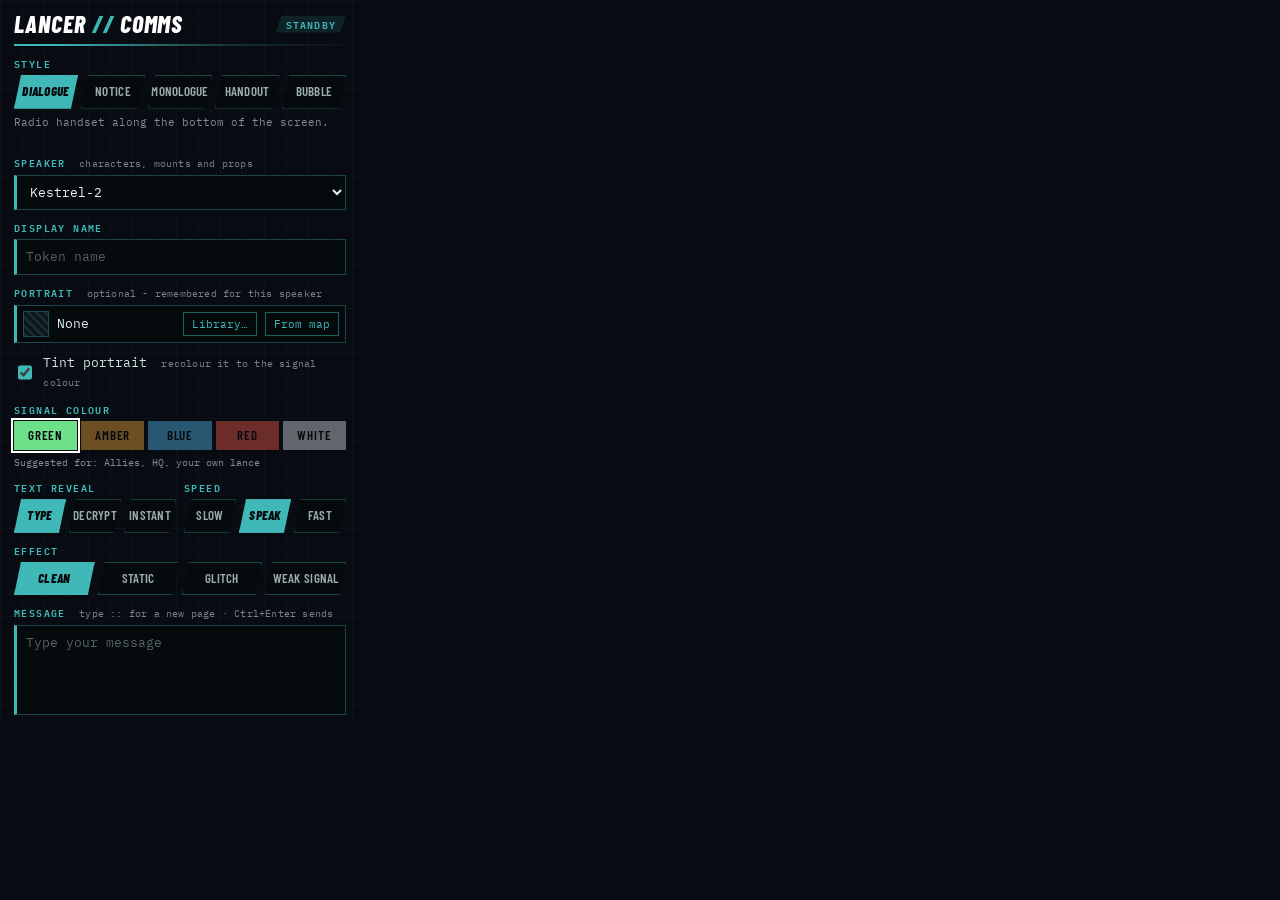
<file: index.html>
<!DOCTYPE html>
<html lang="en">
  <head>
    <meta charset="UTF-8" />
    <meta name="viewport" content="width=device-width, initial-scale=1.0" />
    <title>Lancer Comms</title>
    <script type="module" crossorigin src="./assets/panel-DR_zdQdX.js"></script>
    <link rel="modulepreload" crossorigin href="./assets/protocol-BDoZm40y.js">
    <link rel="modulepreload" crossorigin href="./assets/base-Bjovz4Wc.js">
    <link rel="stylesheet" crossorigin href="./assets/base-C9ZC9M7D.css">
    <link rel="stylesheet" crossorigin href="./assets/panel-DmM2uQ-8.css">
  </head>
  <body>
    <div id="app"></div>
  </body>
</html>
</file>
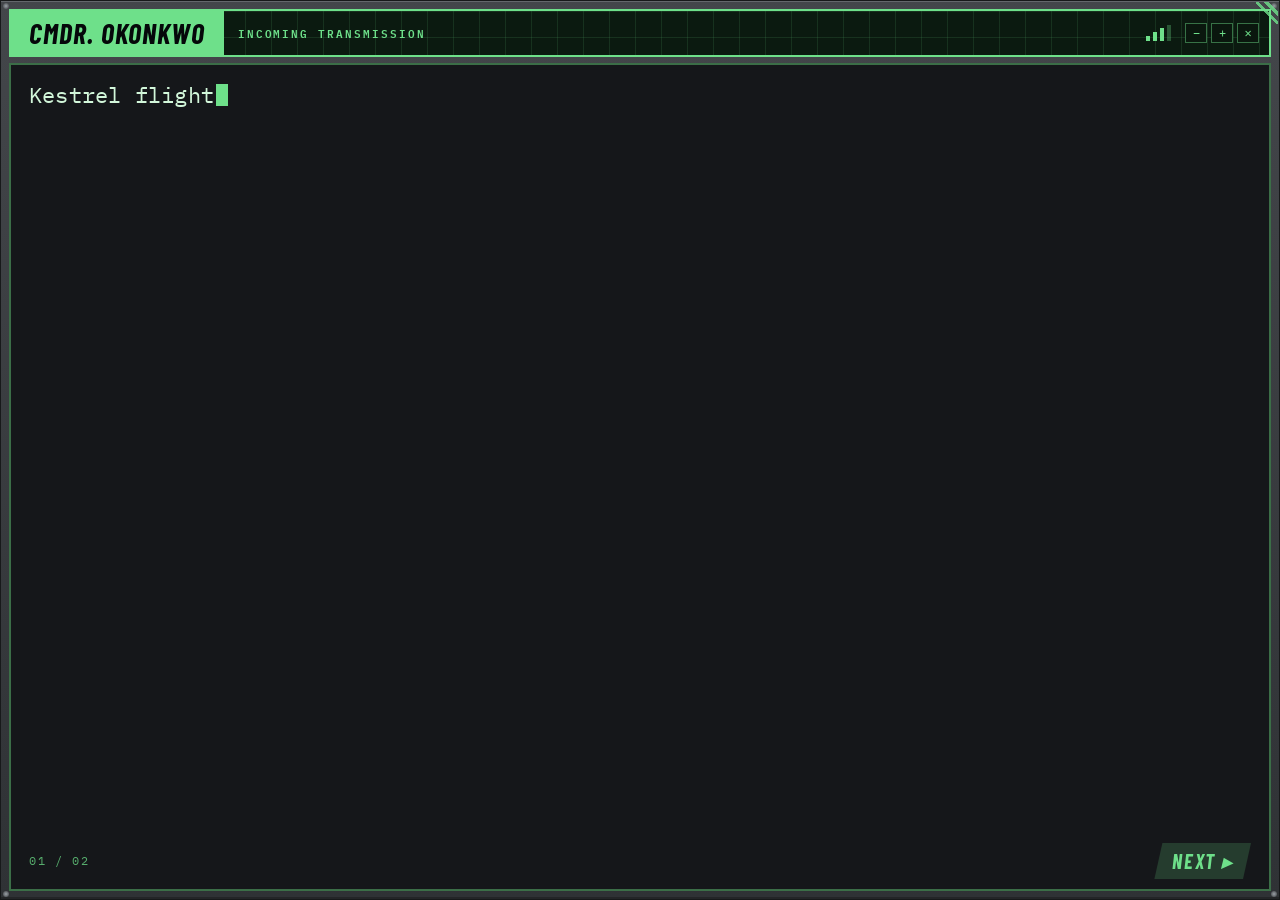
<file: viewer.html>
<!DOCTYPE html>
<html lang="en">
  <head>
    <meta charset="UTF-8" />
    <meta name="viewport" content="width=device-width, initial-scale=1.0" />
    <title>Lancer Comms</title>
    <script type="module" crossorigin src="./assets/viewer-BTK8jLds.js"></script>
    <link rel="modulepreload" crossorigin href="./assets/protocol-BDoZm40y.js">
    <link rel="modulepreload" crossorigin href="./assets/base-Bjovz4Wc.js">
    <link rel="stylesheet" crossorigin href="./assets/base-C9ZC9M7D.css">
    <link rel="stylesheet" crossorigin href="./assets/viewer-B_dc4VLg.css">
  </head>
  <body>
    <div id="app"></div>
  </body>
</html>
</file>
<file: assets/base-C9ZC9M7D.css>
@font-face{font-family:IBM Plex Mono;font-style:normal;font-display:swap;font-weight:400;src:url(./ibm-plex-mono-latin-400-normal-DMJ8VG8y.woff2) format("woff2"),url(./ibm-plex-mono-latin-400-normal-CvHOgSBP.woff) format("woff")}@font-face{font-family:IBM Plex Mono;font-style:italic;font-display:swap;font-weight:400;src:url(./ibm-plex-mono-latin-400-italic-BqAiT5Ww.woff2) format("woff2"),url(./ibm-plex-mono-latin-400-italic-66oory27.woff) format("woff")}@font-face{font-family:IBM Plex Mono;font-style:normal;font-display:swap;font-weight:600;src:url(./ibm-plex-mono-latin-600-normal-BgSNZQsw.woff2) format("woff2"),url(./ibm-plex-mono-latin-600-normal-DWFSQ4vo.woff) format("woff")}@font-face{font-family:Barlow Condensed;font-style:normal;font-display:swap;font-weight:600;src:url(./barlow-condensed-latin-600-normal-DepVgxBB.woff2) format("woff2"),url(./barlow-condensed-latin-600-normal-BFJEwTuo.woff) format("woff")}@font-face{font-family:Barlow Condensed;font-style:italic;font-display:swap;font-weight:700;src:url(./barlow-condensed-latin-700-italic-DjyOzRJ7.woff2) format("woff2"),url(./barlow-condensed-latin-700-italic-B90Hg2GM.woff) format("woff")}@font-face{font-family:Barlow Condensed;font-style:italic;font-display:swap;font-weight:800;src:url(./barlow-condensed-latin-800-italic-Cnej2eWp.woff2) format("woff2"),url(./barlow-condensed-latin-800-italic-B5BpsPSY.woff) format("woff")}:root{--mono: "IBM Plex Mono", ui-monospace, "SFMono-Regular", Menlo, Consolas, monospace;--display: "Barlow Condensed", "Arial Narrow", "Helvetica Neue", Arial, sans-serif;--accent: #40b8b8;--bg: #070d0e;--text: #cfe3e3;--ink: #05080a}*{box-sizing:border-box}html,body,#app{height:100%}body{margin:0;font-family:var(--mono);font-size:13px;line-height:1.5;color:var(--text);-webkit-font-smoothing:antialiased;overflow:hidden}button{font:inherit;color:inherit;cursor:pointer}:focus-visible{outline:2px solid var(--accent);outline-offset:2px}@media (prefers-reduced-motion: reduce){*{animation:none!important;transition:none!important}}
</file>
<file: assets/panel-DmM2uQ-8.css>
:root{color-scheme:dark}body{background:#080c12}:root.standalone body{max-width:360px;height:720px}.panel{display:flex;flex-direction:column;gap:10px;height:100%;padding:12px 14px 14px;background:linear-gradient(rgba(64,184,184,.035) 1px,transparent 1px) 0 0 / 22px 22px,linear-gradient(90deg,rgba(64,184,184,.035) 1px,transparent 1px) 0 0 / 22px 22px;overflow-y:auto;scrollbar-width:thin}header{display:flex;align-items:center;justify-content:space-between;padding-bottom:8px;border-bottom:2px solid transparent;border-image:linear-gradient(90deg,var(--accent) 40px,rgba(64,184,184,.2) 65%,transparent) 1}h1{margin:0;font-family:var(--display);font-style:italic;font-weight:800;font-size:24px;line-height:1;letter-spacing:.04em;text-transform:uppercase;color:#fff}h1 span{color:var(--accent)}.status{padding:1px 10px;font-size:10px;font-weight:600;letter-spacing:.12em;text-transform:uppercase;color:var(--accent);background:#40b8b81f;clip-path:polygon(6px 0,100% 0,calc(100% - 6px) 100%,0 100%)}.status.bad{color:#ff5a4f;background:#ff5a4f24}.status.pulse{animation:pulse .9s ease-out}@keyframes pulse{0%{filter:brightness(2.2)}}.field{display:flex;flex-direction:column;gap:4px;min-width:0}.field.grow{flex:1;min-height:110px}.label{font-size:10px;font-weight:600;letter-spacing:.14em;text-transform:uppercase;color:var(--accent)}.label small,.check small{margin-left:6px;font-size:10px;font-weight:400;letter-spacing:.02em;text-transform:none;color:#cfe3e38c}.hint{margin:2px 0 0;font-size:11px;line-height:1.4;color:#cfe3e399;min-height:2.8em}select,input[type=text],input[type=number],textarea{width:100%;padding:7px 9px;border:1px solid rgba(64,184,184,.35);border-left:3px solid var(--accent);border-radius:0;background:#050a0d;color:#e6f2f2;font:inherit}select:hover,input:hover,textarea:hover{border-color:#40b8b8b3;border-left-color:var(--accent)}textarea{flex:1;resize:none;line-height:1.5}::placeholder{color:#cfe3e366}input:disabled{opacity:.6;cursor:not-allowed}#token.changed{animation:changed 1.6s ease-out 2}@keyframes changed{0%,60%{border-color:#ff3b3b;box-shadow:0 0 0 2px #ff3b3b59}}.segmented{display:flex;gap:3px}.segmented button{flex:1;padding:6px 2px;border:1px solid rgba(64,184,184,.35);background:#050a0d;color:#cfe3e3bf;font-family:var(--display);font-weight:600;font-size:15px;letter-spacing:.06em;text-transform:uppercase;clip-path:polygon(7px 0,100% 0,calc(100% - 7px) 100%,0 100%)}.segmented button:hover{color:#fff;background:#40b8b824}.segmented button[aria-checked=true]{background:var(--accent);border-color:var(--accent);color:var(--ink);font-style:italic;font-weight:800}.segmented .whisper[aria-checked=true]{background:#6fb7ff;border-color:#6fb7ff}.segmented .yell[aria-checked=true]{background:#ff5a4f;border-color:#ff5a4f}.ranges{display:grid;grid-template-columns:repeat(3,1fr);gap:6px}.range span{display:block;font-size:10px;letter-spacing:.1em;text-transform:uppercase}.range.whisper span{color:#6fb7ff}.range.talk span{color:#fff}.range.yell span{color:#ff5a4f}.check{display:flex;align-items:center;gap:8px;margin-top:6px;cursor:pointer}.check input{width:15px;height:15px;accent-color:var(--accent)}footer{display:flex;align-items:center;justify-content:flex-end;gap:10px}.send{padding:6px 26px 7px;border:0;background:var(--accent);color:var(--ink);font-family:var(--display);font-style:italic;font-weight:800;font-size:20px;letter-spacing:.08em;text-transform:uppercase;clip-path:polygon(10px 0,100% 0,calc(100% - 10px) 100%,0 100%)}.send:hover{filter:brightness(1.2)}.ghost{margin-right:auto;padding:4px 0;border:0;background:none;font-size:11px;color:#cfe3e3a6;text-decoration:underline;text-underline-offset:3px}.ghost:hover{color:#fff}[hidden]{display:none!important}.row{display:grid;grid-template-columns:1fr 1fr;gap:8px}.row>.field[hidden]+.field,.row:has(>.field[hidden]){grid-template-columns:1fr}.hint.small{min-height:0;font-size:10px}.styles button,.segmented[data-seg] button{font-size:13px;letter-spacing:.02em}.swatches{display:grid;grid-template-columns:repeat(5,1fr);gap:4px}.swatches button{padding:5px 0;border:0;background:var(--sw);color:var(--ink);font-family:var(--display);font-weight:700;font-size:13px;letter-spacing:.06em;text-transform:uppercase;opacity:.4}.swatches button:hover{opacity:.75}.swatches button[aria-checked=true]{opacity:1;outline:2px solid #fff;outline-offset:1px}.picker{display:flex;align-items:center;gap:8px;padding:5px 6px;border:1px solid rgba(64,184,184,.35);border-left:3px solid var(--accent);background:#050a0d;min-width:0}.pick-thumb{flex:none;width:26px;height:26px;background:#0d1418 center / cover no-repeat;border:1px solid rgba(64,184,184,.35)}.pick-thumb.empty{background-image:repeating-linear-gradient(45deg,rgba(64,184,184,.15) 0 3px,transparent 3px 6px)!important}.pick-name{flex:1;min-width:0;overflow:hidden;white-space:nowrap;text-overflow:ellipsis;color:#e6f2f2}.mini{flex:none;padding:3px 8px;border:1px solid rgba(64,184,184,.5);background:transparent;color:var(--accent);font-size:11px}.mini:hover{background:var(--accent);color:var(--ink)}.mini.x{padding:3px 6px}.thumbs{display:flex;flex-wrap:wrap;gap:4px}.thumbs:empty{display:none}.thumbs span{width:40px;height:52px;background:#0d1418 center / contain no-repeat;border:1px solid rgba(64,184,184,.35)}.mine{display:flex;flex-direction:column;gap:2px;padding-top:8px;border-top:1px dashed rgba(64,184,184,.3)}.mine .check{margin-top:2px}
</file>
<file: assets/viewer-B_dc4VLg.css>
html,body{background:transparent}:root.standalone body{background:#2b3340 url("data:image/svg+xml,%3Csvg xmlns='http://www.w3.org/2000/svg' width='60' height='52'%3E%3Cpath d='M15 0h30l15 26-15 26H15L0 26z' fill='none' stroke='%23ffffff18'/%3E%3C/svg%3E")}.frame{--a: #6ee08a;--scr: #0b1a10;--tx: #d2f7da;--line: color-mix(in srgb, var(--a) 45%, transparent);position:absolute;top:0;right:0;bottom:0;left:0;container-type:size;color:var(--tx);opacity:0}.frame.in{opacity:1;animation:frame-in .2s ease-out}@keyframes frame-in{0%{opacity:0;transform:translateY(8px)}}[hidden]{display:none!important}.name{overflow:hidden;text-overflow:ellipsis;white-space:nowrap}.text{position:relative;overflow-y:auto;cursor:pointer;line-height:1.55;letter-spacing:.01em;scrollbar-width:thin;scrollbar-color:color-mix(in srgb,var(--a) 50%,transparent) transparent}.text:focus-visible{outline:none}.text b{font-weight:600;color:var(--a)}.cur{display:inline-block;width:.55em;height:1em;margin-left:2px;vertical-align:-.15em;background:var(--a)}.scr{color:var(--a);opacity:.9}.foot{display:flex;align-items:center;gap:12px;font-size:12px;letter-spacing:.14em;text-transform:uppercase;color:color-mix(in srgb,var(--a) 75%,transparent)}.foot .page{margin-right:auto}.queued{padding:1px 8px;border:1px solid var(--line);color:var(--a);font-size:10px;font-weight:600}.next{flex:none;padding:3px 18px;border:0;background:color-mix(in srgb,var(--a) 18%,transparent);color:var(--a);font-family:var(--display);font-style:italic;font-weight:700;font-size:clamp(15px,1.6cqw,20px);letter-spacing:.08em;text-transform:uppercase;clip-path:polygon(8px 0,100% 0,calc(100% - 8px) 100%,0 100%)}.next:hover,.frame:not(.typing) .next.more{background:var(--a);color:var(--ink)}.tools{display:flex;gap:4px}.tool{width:22px;height:20px;padding:0;border:1px solid var(--line);background:color-mix(in srgb,var(--scr) 90%,#000);color:var(--a);font-size:12px;line-height:1}.tool:hover{background:var(--a);color:var(--ink)}.grip{position:absolute;z-index:8;width:22px;height:22px;touch-action:none;opacity:.8;background:linear-gradient(135deg,transparent 0 46%,var(--a) 46% 56%,transparent 56% 68%,var(--a) 68% 78%,transparent 78%)}.grip:hover,.resizing .grip{opacity:1}.bars{display:inline-flex;align-items:flex-end;gap:3px;height:16px}.bars i{width:4px;background:var(--a)}.bars i:nth-child(1){height:30%}.bars i:nth-child(2){height:55%}.bars i:nth-child(3){height:80%}.bars i:nth-child(4){height:100%;opacity:.3}.sqr{display:inline-block;width:7px;height:7px;background:var(--a)}.portrait{position:relative;overflow:hidden;background:var(--scr)}.pin{position:absolute;top:0;right:0;bottom:0;left:0;background:var(--scr)}.pimg{width:100%;height:100%;object-fit:cover;object-position:center 20%;display:block}.ptint{display:none;position:absolute;top:0;right:0;bottom:0;left:0;background:var(--a);mix-blend-mode:multiply}.portrait.tinted .pin{filter:brightness(1.35) contrast(1.05)}.portrait.tinted .pimg{filter:grayscale(1) contrast(1.15)}.portrait.tinted .ptint{display:block}.lines{position:absolute;top:0;right:0;bottom:0;left:0;pointer-events:none;background:repeating-linear-gradient(0deg,rgba(0,0,0,.24) 0 1px,transparent 1px 3px)}.noise,.roll{position:absolute;top:0;right:0;bottom:0;left:0;pointer-events:none;opacity:0}.noise{background:var(--noise) 0 0 / 96px 96px;mix-blend-mode:screen}.dialogue{--pw: min(26cqw, calc((100cqh - 16px)*.95) );display:grid;grid-template-columns:var(--pw) 1fr;gap:8px;padding:8px;background:linear-gradient(#43464a,#2f3235);border:1px solid #17191a;box-shadow:inset 0 1px #63676b,inset 0 -2px #232527}.dialogue.no-portrait{grid-template-columns:1fr}.dialogue.no-portrait .portrait{display:none}.screw{position:absolute;width:6px;height:6px;border-radius:50%;background:radial-gradient(#9aa0a6,#3a3d40)}.screw.tl{left:2px;top:2px}.screw.tr{right:2px;top:2px}.screw.bl{left:2px;bottom:2px}.screw.br{right:2px;bottom:2px}.dialogue .portrait{border:2px solid var(--a)}.dialogue .col{display:flex;flex-direction:column;gap:6px;min-width:0;min-height:0}.dialogue .head{position:relative;flex:none;height:clamp(34px,17cqh,48px);display:flex;align-items:center;gap:14px;padding-right:10px;border:2px solid var(--a);overflow:hidden;background-color:var(--scr);background-image:linear-gradient(color-mix(in srgb,var(--a) 12%,transparent) 1px,transparent 1px),linear-gradient(90deg,color-mix(in srgb,var(--a) 12%,transparent) 1px,transparent 1px);background-size:26px 26px}.dialogue .name{align-self:stretch;display:flex;align-items:center;max-width:55%;padding:0 18px;background:var(--a);color:var(--ink);font-family:var(--display);font-style:italic;font-weight:700;font-size:clamp(18px,2.6cqw,28px);letter-spacing:.04em;text-transform:uppercase}.dialogue .htext{flex:1;min-width:0;overflow:hidden;white-space:nowrap;text-overflow:ellipsis;color:var(--a);font-size:11px;font-weight:600;letter-spacing:.18em;text-transform:uppercase}.dialogue .textbox{flex:1;min-height:0;display:flex;flex-direction:column;gap:8px;padding:12px 18px 10px;background:#15171a;border:2px solid color-mix(in srgb,var(--a) 45%,#111)}.dialogue .text{flex:1;min-height:0;font-size:clamp(14px,2cqw,22px)}.dialogue .grip{right:1px;top:1px;cursor:nesw-resize;transform:scaleY(-1)}@container (max-width: 640px){.dialogue .htext{display:none}}.notice{--fw: min(25cqw, calc(100cqh - 100px) );display:flex;flex-direction:column;padding:16px 24px 20px;background:linear-gradient(180deg,color-mix(in srgb,var(--scr) 85%,#000),#08090b);border:1px solid color-mix(in srgb,var(--a) 30%,transparent)}.notice .rule{position:absolute;left:16px;right:16px;height:1px;background:var(--line)}.notice .rule:before,.notice .rule:after{content:"";position:absolute;width:1px;height:10px;background:var(--line)}.notice .rule:before{left:0}.notice .rule:after{right:0}.notice .rule.top{top:0}.notice .rule.bottom{bottom:0}.notice .rule.bottom:before,.notice .rule.bottom:after{top:-9px}.micro{display:flex;align-items:center;gap:8px;padding-right:92px;font-size:10px;letter-spacing:.14em;text-transform:uppercase;color:color-mix(in srgb,var(--a) 70%,transparent);white-space:nowrap}.micro .dots{flex:1;min-width:12px;height:1px;background:repeating-linear-gradient(90deg,var(--line) 0 2px,transparent 2px 6px)}.notice .tools,.handout .tools{position:absolute;right:22px;top:9px}.notice .body{flex:1;min-height:0;display:grid;grid-template-columns:var(--fw) 1fr;gap:24px;margin-top:14px}.notice .face{position:relative;display:flex;flex-direction:column;min-height:0;padding:7px;border:1px solid var(--line)}.notice .face .portrait{flex:1}.notice.no-portrait .face .portrait,.notice:not(.no-portrait) .face .sound{display:none}.sound{position:relative;flex:1;display:flex;align-items:center;overflow:hidden}.sound .tag{position:absolute;left:4px;top:4px;padding:0 6px;border:1px solid var(--line);font-size:10px;letter-spacing:.2em;text-transform:uppercase;color:var(--a)}.wave{flex:1;height:46%;display:flex;align-items:center;gap:2px;padding:0 4px}.wave i{flex:1;height:30%;background:var(--a);animation:wave 1.4s ease-in-out infinite alternate}.wave i:nth-child(3n){animation-delay:-.3s;animation-duration:1.1s}.wave i:nth-child(4n){animation-delay:-.7s;animation-duration:.9s}.wave i:nth-child(5n){animation-delay:-1.1s;animation-duration:1.7s}.wave i:nth-child(7n){animation-delay:-.5s;animation-duration:.7s}@keyframes wave{0%{height:8%}60%{height:70%}to{height:30%}}.notice .cap{margin-top:7px;text-align:center;font-size:11px;letter-spacing:.3em;text-transform:uppercase;color:var(--a);overflow:hidden;white-space:nowrap;text-overflow:ellipsis}.notice .words{display:flex;flex-direction:column;min-width:0;min-height:0}.notice .name{font-size:clamp(18px,3.1cqw,28px);letter-spacing:.22em;text-transform:uppercase;color:var(--a)}.nrule{height:1px;margin:8px 0 4px;background:linear-gradient(90deg,var(--a),var(--line) 40%,transparent)}.notice .sub{font-size:10px;letter-spacing:.14em;text-transform:uppercase;color:color-mix(in srgb,var(--a) 60%,transparent)}.notice .text{flex:1;min-height:0;margin:12px 0 8px;font-size:clamp(14px,2.2cqw,21px);line-height:1.65}.notice .grip{right:2px;bottom:2px;cursor:nwse-resize}@container (max-width: 560px){.notice .body{grid-template-columns:1fr}.notice .face{display:none}}.monologue{--bh: clamp(140px, 28cqh, 210px);--aw: min(42cqw, 80cqh)}.monologue .art{position:absolute;right:3cqw;bottom:22px;top:0;width:var(--aw);display:flex;align-items:flex-end;justify-content:center;-webkit-mask-image:linear-gradient(180deg,#000 70%,transparent 97%);mask-image:linear-gradient(180deg,#000 70%,transparent 97%);pointer-events:none}.monologue .aimg{max-width:100%;max-height:100%;object-fit:contain;filter:drop-shadow(0 6px 16px rgba(0,0,0,.5))}.monologue.no-portrait .art{display:none}.monologue .bar{position:absolute;left:30px;right:30px;bottom:18px;height:var(--bh);display:flex;flex-direction:column;padding:14px 28px 10px 38px;background:linear-gradient(90deg,#080a0dcc,#080a0d9e);border-top:1px solid var(--line);border-bottom:3px solid var(--a)}.monologue .bar>.sqr{position:absolute;left:14px;top:16px}.monologue .tools{position:absolute;right:30px;top:10px}.monologue .name{padding-right:90px;font-size:clamp(16px,1.8cqw,22px);letter-spacing:.22em;text-transform:uppercase;color:var(--a)}.monologue .nrule{width:min(380px,40%);margin:6px 0 8px;background:linear-gradient(90deg,var(--a),transparent)}.monologue .text{flex:1;min-height:0;color:#fff;font-size:clamp(15px,1.75cqw,23px);line-height:1.45;text-shadow:0 1px 2px #000,0 0 10px rgba(0,0,0,.7)}.monologue:not(.no-portrait) .text{margin-right:calc(var(--aw) * .38)}.monologue .foot{justify-content:flex-end;color:color-mix(in srgb,var(--a) 80%,#fff)}.monologue .foot .page{margin-right:0}.monologue .bar .noise{z-index:-1}.monologue .grip{right:-1px;top:-1px;cursor:nesw-resize;transform:scaleY(-1)}.handout{display:flex;flex-direction:column;gap:8px;padding:10px 14px 12px;background:#0b0d10;border:1px solid var(--line)}.handout .micro .name{color:var(--a);overflow:hidden;text-overflow:ellipsis}.handout .micro .page{color:color-mix(in srgb,var(--a) 70%,transparent)}.handout .pic{position:relative;flex:1;min-height:0;display:flex;align-items:center;justify-content:center;cursor:zoom-in;overflow:hidden}.handout.zoomed .pic{cursor:zoom-out}.himg{max-width:100%;max-height:100%;object-fit:contain;display:block}.handout .foot{justify-content:flex-end}.handout .hint{margin-right:auto;font-size:10px;opacity:.7}.handout .grip{right:1px;bottom:1px;cursor:nwse-resize}.fx-static .noise{opacity:.14;animation:noise-move .6s steps(6) infinite,noise-burst 1s ease-out}.fx-static .head .noise{opacity:.08}.fx-static .aimg{animation:flicker 2.6s steps(1) infinite}@keyframes noise-move{0%{background-position:0 0}to{background-position:96px 54px}}@keyframes noise-burst{0%,35%{opacity:.7}}@keyframes flicker{0%,to{filter:drop-shadow(0 6px 16px rgba(0,0,0,.5)) brightness(1)}47%{filter:drop-shadow(0 6px 16px rgba(0,0,0,.5)) brightness(1.25) contrast(1.2)}49%{filter:drop-shadow(0 6px 16px rgba(0,0,0,.5)) brightness(.8)}}.frame.in.fx-glitch{animation:glitch-in .52s steps(1)}.fx-glitch .pin,.fx-glitch .aimg,.fx-glitch .himg{animation:glitch-jump 6.5s steps(1) infinite}.fx-glitch .name{animation:glitch-name 6.5s steps(1) infinite}@keyframes glitch-in{0%{opacity:1;transform:translate(-10px);clip-path:inset(10% 0 55% 0);filter:hue-rotate(90deg)}15%{transform:translate(8px);clip-path:inset(40% 0 20% 0)}30%{transform:translate(-4px);clip-path:inset(0 0 70% 0);filter:none}45%{transform:translate(6px);clip-path:inset(60% 0 0 0)}60%{transform:translate(-2px);clip-path:inset(0 0 0 0);filter:hue-rotate(-60deg)}75%{transform:none;filter:none}to{opacity:1}}@keyframes glitch-jump{0%,91%,to{transform:none;clip-path:none}92%{transform:translate(7px);clip-path:inset(30% 0 45% 0)}93%{transform:translate(-5px);clip-path:inset(62% 0 12% 0)}94%{transform:translate(3px);clip-path:inset(8% 0 70% 0)}95%{transform:none;clip-path:none}}@keyframes glitch-name{0%,91%,96%,to{text-shadow:none}92%{text-shadow:-3px 0 #ff2a6d,3px 0 #05d9e8}94%{text-shadow:2px 0 #ff2a6d,-2px 0 #05d9e8}}.fx-weak .pin,.fx-weak .himg{animation:weak 3.4s ease-in-out infinite}.fx-weak .aimg{animation:weak-art 3.4s ease-in-out infinite}.fx-weak .roll{opacity:1;inset:auto 0 auto 0;top:-20%;height:16%;background:linear-gradient(transparent,rgba(255,255,255,.1),transparent);animation:roll 4.2s linear infinite}.fx-weak .noise{opacity:.08;animation:noise-move .8s steps(4) infinite}.fx-weak .bars i:nth-child(3){animation:bar-drop 2.6s steps(1) infinite}.fx-weak .bars i:nth-child(2){animation:bar-drop 3.7s steps(1) infinite .8s}@keyframes weak{0%,to{opacity:.9}30%{opacity:.55}34%{opacity:.8}62%{opacity:.45}66%{opacity:.85}}@keyframes weak-art{0%,to{opacity:1}30%{opacity:.6}34%{opacity:.9}62%{opacity:.5}66%{opacity:.95}}@keyframes roll{to{top:110%}}@keyframes bar-drop{0%,to{opacity:1}40%{opacity:.15}70%{opacity:1}}.resizing .noise,.resizing .roll{animation-play-state:paused}
</file>
